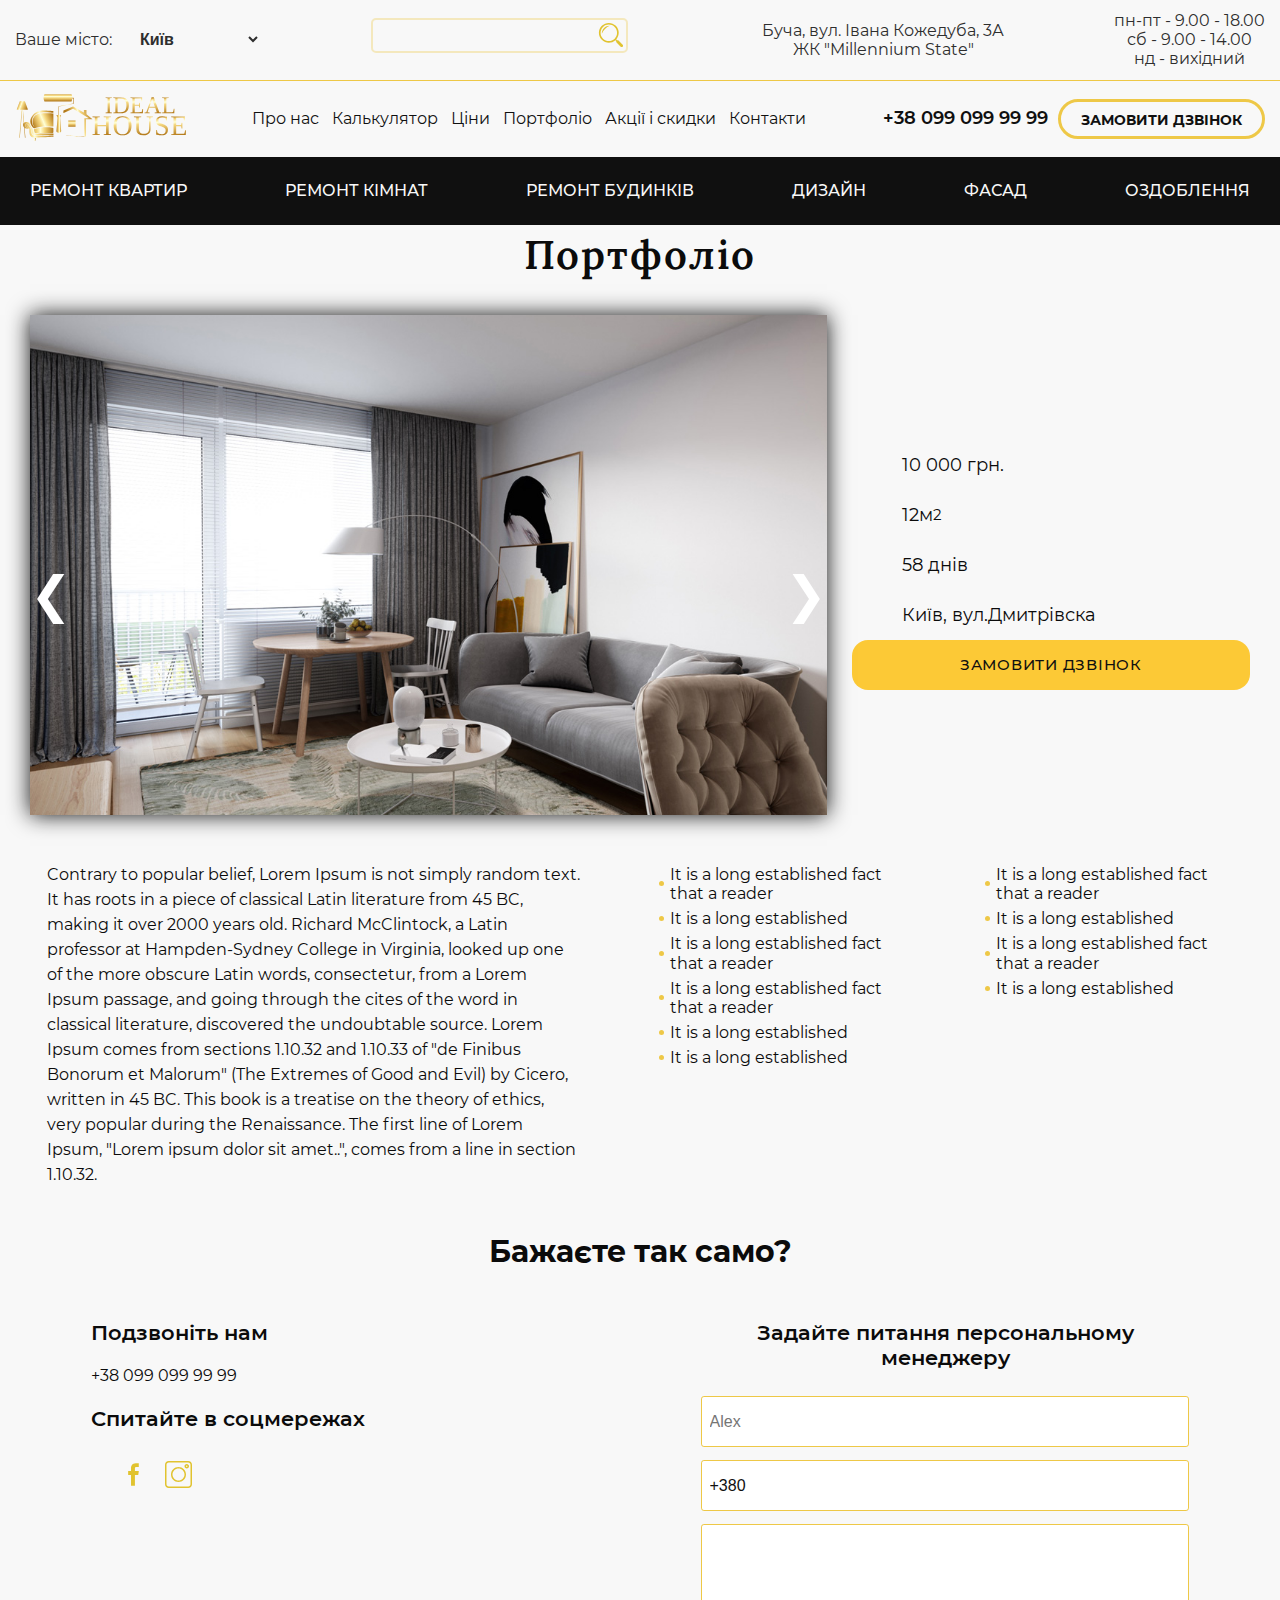
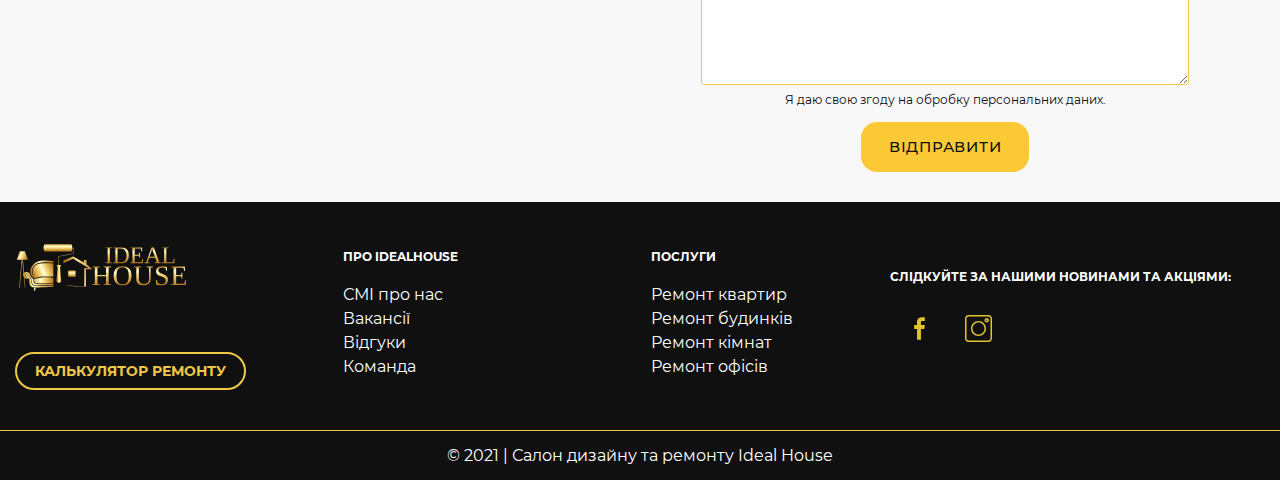
<file: portfolio.html>
<!DOCTYPE html>
<html lang="uk-UA">
  <head>
    <meta charset="utf-8">
    <meta http-equiv="X-UA-Compatible" content="IE=edge">
    <meta name="viewport" content="width=device-width, initial-scale=1.0">
    <meta http-equiv="Cache-Control" content="max-age=3600, must-revalidate">
    <meta name="author" content="Ideal HOUSE">
     <!--Favicon-->
     <link rel="shortcut icon" href="img/favicon/favicon.ico" type="image/x-icon"/>
    <!-- CUSTOM STYLE CSS-->
    <link  href="js/fancybox/jquery.fancybox.min.css" rel="stylesheet">
    <link href="css/base.css" rel="stylesheet">
  </head>

  <body>
    <!-- HEADER
      ============================== -->
      <header>
        <div class="header-top">
          <p class="header-top__city">Ваше місто:
            <select class="header-top__city-select" name="city">
              <option value="#" selected="selected">Київ</option>
              <option value="#">Ірпінь</option>
              <option value="#">Буча</option>
              <option value="#">Гостомель</option>
              <option value="#">Ворзель</option>
              <option value="#">Бориспіль</option>
              <option value="#">Вишгород</option>
            </select>
            <span class="icon-caret-down2"></span>
          </p>
          <form role="search" method="get" id="searchform" class="header__search" action="https://ih13/">
            <input type="text" value="" name="s" id="s" class="search-field">
            <input type="submit" id="searchsubmit" value=" ">
            <svg width="30" height="30" fill="#e1c32f" class="search-send">
              <use href="#search"></use>
            </svg>
          </form>
          <div class="header-top__contacts">
            <p>Буча, вул. Івана Кожедуба, 3А</p>
            <p>ЖК "Millennium State"</p>
          </div>
          <div class="header-top__contacts">
            <p>пн-пт - 9.00 - 18.00</p>
            <p>сб - 9.00 - 14.00</p>
            <p>нд - вихідний</p>
          </div>
        </div>
        <div class="header-middle">
          <a id="header-logo" href="index.html">
            <img id="logo_big" src="img/icons/logo.svg" alt="logo">
          </a>
          <ul class="header-middle__menu">
            <li class="header-middle__menu-item">
              <a href="about-us.html" class="header-middle-menu-link">Про нас</a>
            </li>
            <li class="header-middle__menu-item">
              <a href="#" class="header-middle-menu-link">Калькулятор</a>
            </li>
            <li class="header-middle__menu-item">
              <a href="#" class="header-middle-menu-link">Ціни</a>
            </li>
            <li class="header-middle__menu-item">
              <a href="#" rel="nofollow" class="header-middle-menu-link">Портфоліо</a>
            </li>
            <li class="header-middle__menu-item">
              <a href="#" rel="nofollow" class="header-middle-menu-link">Акції і скидки</a>
            </li>
            <li class="header-middle__menu-item">
              <a href="#" rel="nofollow" class="header-middle-menu-link">Контакти</a>
            </li>
          </ul>
          <div class="header-middle__contact">
            <div class="header-middle__phone">
              <a href="tel:+38099 099 99 99" class="header-middle__phone-number">+38 099 099 99 99</a>
            </div>
            <a data-fancybox data-src="#modal" href="javascript:;" class="header-middle__callback modal__popup">
              <svg width="28" height="28" class="header-middle__callback-icon">
                <use href="#icon_phone"/>
              </svg>
              <span>Замовити дзвінок</span>
            </a>
          </div>
          
          <nav class="header__big-menu">
            <button class="big-menu button_hamburger"><span></span type="button"></button>
          </nav>

          <nav id="menu-hidden__wrap" class="menu-hidden__wrap">
            <ul class="menu-hidden__list">
              <li>
                <a href="about_us.html" title="Про нас">Ремонт квартир</a>
              </li>
              <li>
                <a href="features.html" title="Послуги">Ремонт кімнат</a>
              </li>
              <li>
                <a href="portfolio.html" title="Портфоліо">Ремонт будинків</a>
              </li>
              <li>
                <a href="contact.html" title="Контакти">Дизайн</a>
              </li>
              <li>
                <a href="features.html" title="Послуги">Фасад</a>
              </li>
              <li>
                <a href="portfolio.html" title="Портфоліо">Оздоблення</a>
              </li>
              <li>
                <a href="portfolio.html" title="Портфоліо">УКР</a>
              </li>
              <li>
                <a href="portfolio.html" title="Портфоліо">РУС</a>
              </li>
            </ul>
          </nav>

          <!-- <div id="modal">
            <div id="modal-window">
              <p class="modal__title">Замовити дзвінок</p>
              <div class="modal__inner">
                <div class="modal__inner-item modal__inner-item-1">
                  <img src="img/icons/face.png" alt="face">
                  <p class="modal__inner-item-time">Перезвоним в течение 5-10 минут с 8:00 до 22:00 </p>
                </div>
                <div class="modal__inner-item modal__inner-item-2">
                  <form method="get">
                    <label for="mname">Ваше ім'я</label><br>
                    <input type="text" id="mname" name="mname" placeholder="Alex"><br>
                    <label for="lname">Номер телефону</label><br>
                    <input type="tel" value="+380" required id="lname" name="lname"><br><br>
                    <input type="submit" value="Відправити" class="btn-gold modal__popup">
                  </form> 
                </div>
                <div class="modal__inner-item modal__inner-item-3">
                  <p class="modal__inner-item-text">Бесплатно проконсультируем по ремонтным вопросам</p>
                  <p class="modal__inner-item-text">Бесплатно проконсультируем по ремонтным вопросам</p>
                  <p class="modal__inner-item-text">Бесплатно проконсультируем по ремонтным вопросам</p>
                </div>
              </div>
            </div>
          </div> -->

        </div>
      </header>
      <nav class="header-bottom header-bottom__main-menu-fixed">
        <ul class="main-menu__list container">
          <li>
            <a href="remont-kvartir.html">Ремонт квартир</a>
            <ul class="sub-menu">
              <li class="sub-menu__item">
                <a href="#">Ремонт 1-кімнатної квартири</a>
              </li>
              <li class="sub-menu__item">
                <a href="#">Ремонт 2-кімнатної квартири</a>
              </li>
              <li class="sub-menu__item">
                <a href="#">Ремонт 3-кімнатної квартири</a>
              </li>
              <li class="sub-menu__item">
                <a href="#">Ремонт 4-кімнатної квартири</a>
              </li>
              <li class="sub-menu__item">
                <a href="#">Ремонт в новобудові</a>
              </li>
              <li class="sub-menu__item">
                <a href="#">Ремонт вторинного житла</a>
              </li>
            </ul>
          </li>
          <li>
            <a href="features.html">Ремонт кімнат</a>
            <ul class="sub-menu">
              <li class="sub-menu__item">
                <a href="#">Ремонт кухні</a>
              </li>
              <li class="sub-menu__item">
                <a href="#">Ремонт ванної кімнати</a>
              </li>
              <li class="sub-menu__item">
                <a href="#">Ремонт дитячої кімнати</a>
              </li>
              <li class="sub-menu__item">
                <a href="#">Ремонт вітальні</a>
              </li>
            </ul>
          </li>
          <li>
            <a href="portfolio.html">Ремонт будинків</a>
          </li>
          <li>
            <a href="contact.html">Дизайн</a>
          </li>
          <li>
            <a href="features.html">Фасад</a>
          </li>
          <li>
            <a href="portfolio.html">Оздоблення</a>
        </ul>
      </nav> 
      
      <section id="section-portfolio">
        <div class="container">
          <h1 class="portfolio__title">Портфоліо</h1>
        </div>
      </section>

      <div class="container">
        <div class="project__gallery">

          <div class="project__slider">
            <div class="project__slide project__slide-active">
                <img src="img/portfolio/01.jpg" alt="Первый слайд">
            </div>
            <div class="project__slide">
                <img src="img/portfolio/02.jpg" alt="Первый слайд">
            </div>
            <div class="project__slide">
                <img src="img/portfolio/03.jpg" alt="Первый слайд">
            </div>
            <div id="project__slide-prev">❮</div>
            <div id="project__slide-next">❯</div>
          </div>

          <div class="project__content">
            <p>10 000 грн.</p>
            <p>12м<sup>2</sup></p>
            <p>58 днів</p>
            <p>Київ, вул.Дмитрівска</p>
            <a data-fancybox="" data-src="#modal" href="javascript:;" class="project__btn btn-gold">Замовити дзвінок</a>
          </div>
        </div>

        <div class="project__discription">
          <div class="project__text">
            <p>Contrary to popular belief, Lorem Ipsum is not simply random text. It has roots in a piece of classical Latin literature from 45 BC, making it over 2000 years old. Richard McClintock, a Latin professor at Hampden-Sydney College in Virginia, looked up one of the more obscure Latin words, consectetur, from a Lorem Ipsum passage, and going through the cites of the word in classical literature, discovered the undoubtable source. Lorem Ipsum comes from sections 1.10.32 and 1.10.33 of "de Finibus Bonorum et Malorum" (The Extremes of Good and Evil) by Cicero, written in 45 BC. This book is a treatise on the theory of ethics, very popular during the Renaissance. The first line of Lorem Ipsum, "Lorem ipsum dolor sit amet..", comes from a line in section 1.10.32.</p>
          </div>  
          <ul class="project__works-list">
            <li>It is a long established fact that a reader</li>
            <li>It is a long established</li>
            <li>It is a long established fact that a reader</li>
            <li>It is a long established fact that a reader</li>
            <li>It is a long established</li>
            <li>It is a long established</li>
          </ul>  
          <ul class="project__works-list">
            <li>It is a long established fact that a reader</li>
            <li>It is a long established</li>
            <li>It is a long established fact that a reader</li>
            <li>It is a long established</li>
          </ul>
        </div>
        
          <div class="project__send-letter">
            <h3>Бажаєте так само?</h3>
            <div class="project__send-inner">
              <div class="project__send-content">
                <p class="project__form-subtitle">Подзвоніть нам</p>
                <p class="project__content-phone">+38 099 099 99 99</p>
                <p class="project__form-subtitle">Спитайте в соцмережах</p>
                <ul class="project__social-list">
                  <li class="project__social-item">
                    <a href="https://www.facebook.com/idealhouse.bucha/?view_public_for=110336943678205" rel="noopener" title="facebook" target="_blank">
                      <svg width="45" height="45" fill="#e1c32f">
                        <use href="#facebook"/>
                      </svg>
                    </a>
                  </li>
                  <li class="project__social-item">
                    <a href="https://www.instagram.com/ideal_house_design/?hl=uk" rel="noopener" title="instagram" target="_blank">
                      <svg width="45" height="45" fill="#e1c32f">
                        <use href="#instagram"/>
                      </svg>
                    </a>
                  </li>
                </ul>
              </div>
              <div class="project__form">
                <p class="project__form-subtitle">Задайте питання персональному менеджеру</p>
                <form method="get">
                  <input type="text" id="mname" name="mname" placeholder="Alex" class="project__form-name">
                  <input type="tel" value="+380" required id="lname" name="lname" class="project__form-tel">
                  <textarea name="ltext" id="" cols="30" rows="7" class="letterboss__textarea"></textarea>
                  <span class="letterboss__form-span">Я даю свою згоду на обробку персональних даних.</span>
                  <input type="submit" value="Відправити" class="btn-gold letterboss__form-btn">
                </form> 
              </div>
            </div>
          </div>
      </div>

    <!-- FOOTER
    ============================== -->
    <footer>
      <div id="footer">
        <div class="footer-column footer-column-1">
          <a id="footer-logo" rel="nofollow" href="index.html">
            <img id="logo_big" src="img/icons/logo.svg" alt="logo">
          </a>
          <a href="#" class="footer-calculate">Калькулятор ремонту</a>
        </div>
        <div class="footer-menu">
          <div class="footer-menu-list">
            <p class="footer-column__title">Про IdealHouse</p>
            <ul class="footer__menu">
              <li class="footer__menu-item">
                <a href="#" rel="nofollow" class="footer__menu-link">СМІ про нас</a>
              </li>
              <li class="footer__menu-item">
                <a href="#" rel="nofollow" class="footer__menu-link">Вакансії</a>
              </li>
              <li class="footer__menu-item">
                <a href="#" rel="nofollow" class="footer__menu-link">Відгуки</a>
              </li>
              <li class="footer__menu-item">
                <a href="#" rel="nofollow" class="footer__menu-link">Команда</a>
              </li>
            </ul>
          </div>
          <div class="footer-menu-list">
            <p class="footer-column__title">Послуги</p>
            <ul class="footer__menu">
              <li class="footer__menu-item">
                <a href="#" rel="nofollow" class="footer__menu-link">Ремонт квартир</a>
              </li>
              <li class="footer__menu-item">
                <a href="#" rel="nofollow" class="footer__menu-link">Ремонт будинків</a>
              </li>
              <li class="footer__menu-item">
                <a href="#" rel="nofollow" class="footer__menu-link">Ремонт кімнат</a>
              </li>
              <li class="footer__menu-item">
                <a href="#" rel="nofollow" class="footer__menu-link">Ремонт офісів</a>
              </li>
            </ul>
          </div>
        </div>
        <div class="footer-column footer-column-4">
          <p class="footer-column__title footer-column__title-social">Слідкуйте за нашими новинами та акціями:</p>
          <ul class="footer__social-list">
            <li class="footer__social-item">
              <a href="https://www.facebook.com/idealhouse.bucha/?view_public_for=110336943678205" rel="noopener" title="facebook" target="_blank">
                <svg width="45" height="45" fill="#e1c32f">
                  <use href="#facebook"/>
                </svg>
              </a>
            </li>
            <li class="footer__social-item">
              <a href="https://www.instagram.com/ideal_house_design/?hl=uk" rel="noopener" title="instagram" target="_blank">
                <svg width="45" height="45" fill="#e1c32f">
                  <use href="#instagram"/>
                </svg>
              </a>
            </li>
          </ul>
        </div>
      </div>
      <div class="footer-bottom">
        <p>© 2021 | Салон дизайну та ремонту Ideal House</p>
      </div>
    </footer>


    <svg style="display: none;">
      <symbol id="facebook" viewBox="0 0 512 512">
        <path d="M316.75,216.812h-44.531v-32.5c0-9.969,10.312-12.281,15.125-12.281c4.781,0,28.767,0,28.767,0v-43.859L283.141,128   c-44.983,0-55.25,32.703-55.25,53.672v35.141H195.25V262h32.641c0,58.016,0,122,0,122h44.328c0,0,0-64.641,0-122h37.656   L316.75,216.812z"/>
      </symbol>
      <symbol id="instagram" viewBox="0 0 480 480">
      <path d="m344 96h-208c-22.082031.027344-39.972656 17.917969-40 40v208c.027344 22.082031 17.917969 39.972656 40 40h208c22.082031-.027344 39.972656-17.917969 40-40v-208c-.027344-22.082031-17.917969-39.972656-40-40zm24 248c0 13.253906-10.746094 24-24 24h-208c-13.253906 0-24-10.746094-24-24v-208c0-13.253906 10.746094-24 24-24h208c13.253906 0 24 10.746094 24 24zm0 0"/>
      <path d="m240 160c-44.183594 0-80 35.816406-80 80s35.816406 80 80 80 80-35.816406 80-80c-.046875-44.164062-35.835938-79.953125-80-80zm0 144c-35.347656 0-64-28.652344-64-64s28.652344-64 64-64 64 28.652344 64 64c-.039062 35.328125-28.671875 63.960938-64 64zm0 0"/>
      <path d="m328 128c-13.253906 0-24 10.746094-24 24s10.746094 24 24 24 24-10.746094 24-24-10.746094-24-24-24zm0 32c-4.417969 0-8-3.582031-8-8s3.582031-8 8-8 8 3.582031 8 8-3.582031 8-8 8zm0 0"/>
      </symbol>
      <symbol id="search" viewBox="0 0 512 512">
        <g>
          <g>
            <path d="M338.752,99.482c-65.965-65.974-173.306-65.974-239.277,0c-65.967,65.964-65.967,173.305,0,239.269    c63.708,63.712,165.99,65.879,232.342,6.544l13.413,13.413c-3.34,8.56-1.59,18.623,5.311,25.528l70.782,70.782    c9.305,9.31,24.397,9.305,33.696,0c9.31-9.299,9.31-24.387,0-33.696l-70.777-70.772c-6.905-6.899-16.988-8.65-25.533-5.311    l-13.413-13.423C404.636,265.465,402.463,163.188,338.752,99.482z M119.698,318.539c-54.819-54.819-54.819-144.015,0-198.834    c54.819-54.83,144.017-54.819,198.836,0s54.819,144.02,0,198.839S174.517,373.358,119.698,318.539z"/>
            <path d="M153.1,151.877c23.944-23.95,51.774-41.331,81.037-52.169c-33.153-1.886-68.66,11.014-95.909,38.253    c-27.624,27.626-40.488,63.746-38.142,97.302C110.841,205.137,128.511,176.46,153.1,151.877z"/>
          </g>
        </g>
      </symbol>
      <symbol id="icon_phone" x="0px" y="0px" viewBox="0 0 59.997 59.997" style="enable-background:new 0 0 59.997 59.997;" xml:space="preserve">
        <g>
          <path d="M44.071,38.386c-0.895-0.51-1.83-0.779-2.704-0.779c-1.301,0-2.367,0.596-3.012,1.68c-1.021,1.221-2.287,2.646-2.592,2.867
            c-2.378,1.61-4.237,1.429-6.295-0.629L17.982,30.038c-2.045-2.045-2.233-3.928-0.631-6.292c0.224-0.31,1.649-1.575,2.869-2.595
            c0.778-0.464,1.312-1.151,1.546-1.996c0.311-1.123,0.081-2.444-0.653-3.731c-0.173-0.296-4.289-7.27-8.085-9.277
            c-0.709-0.375-1.506-0.573-2.307-0.573c-1.318,0-2.558,0.514-3.489,1.445L4.695,9.556c-7.401,7.402-6.031,16.596,3.962,26.588
            L23.362,50.85c5.745,5.746,11.224,8.659,16.281,8.659c0.001,0,0.001,0,0.001,0c3.721,0,7.188-1.581,10.306-4.698l2.537-2.537
            c1.541-1.541,1.892-3.87,0.872-5.796C51.351,42.683,44.378,38.565,44.071,38.386z"/>
        </g>
      </symbol>
    </svg>

    <script src="js/portfolio_project.js"></script>
    <script src="js/custom.js"></script>
  </body>
</html>
</file>
<file: css/base.css>
@charset "utf-8";
/* 1. BASE
2. NAVIGATION
3. SECTION CALCULATE
4. SECTION TARIFFS
5. HOW WE WORK
6. MODAL
7. PORTFLIO
8. MATERIALS
9. REVIEWS
10. INSTALMENT
11. PAY / QUALITY
12. GET ESTIMENT
13. SERVICES
14. TEAM
15. LETTER TO BOSS
16. QUESTIONS
17. ASIDE BOTTOM
18. CATEGORY NAVIGATIONS
19. CATEGORY DESCRIPTION TOP
20. CATEGORY POPULAR SERVICES
21. DESCRIPTION
22. FOOTER
23. PARALLAX
24. Breadcrumbs
25. ABOUT US
26. CALCULATOR PAGE
27. BLOG PAGE
28. PORTFOLIO PAGE
29. MEDIA */

/**
 * ========================================
 * 1 BASE
 * ========================================
 */
 @font-face{
	font-family: 'Montserrat';
	src: url('../fonts/Montserrat/Montserrat-Regular.woff2') format('woff2'),
		url('../fonts/Montserrat/Montserrat-Regular.woff') format('woff'),
	    url('../fonts/Montserrat/Montserrat-Regular.ttf') format('truetype');
	font-weight: 400;
	font-style: normal;
}
@font-face{
	font-family: 'Montserrat';
	src: url('../fonts/Montserrat/Montserrat-Medium.woff2') format('woff2'),
    	url('../fonts/Montserrat/Montserrat-Medium.woff') format('woff'),
	    url('../fonts/Montserrat/Montserrat-Medium.ttf') format('truetype');
	font-weight: 500;
    font-style: normal;
}
@font-face{
	font-family: 'Montserrat';
	src: url('../fonts/Montserrat/Montserrat-SemiBold.woff2') format('woff2'),
    	url('../fonts/Montserrat/Montserrat-SemiBold.woff') format('woff'),
	    url('../fonts/Montserrat/Montserrat-SemiBold.ttf') format('truetype');
	font-weight: 600;
    font-style: normal;
}
@font-face{
	font-family: 'Montserrat';
	src: url('../fonts/Montserrat/Montserrat-Bold.woff2') format('woff2'),
    	url('../fonts/Montserrat/Montserrat-Bold.woff') format('woff'),
	    url('../fonts/Montserrat/Montserrat-Bold.ttf') format('truetype');
	font-weight: 700;
    font-style: normal;
}
@font-face{
   font-family: "Lora";
   src: url('../fonts/Lora/Lora-Regular.woff2') format('woff2'),
	   url('../fonts/Lora/Lora-Regular.woff') format('woff'),
	   url('../fonts/Lora/Lora-Regular.ttf') format('truetype');
   font-weight: 400;
   font-style: normal;
}
@font-face{
   font-family: "Lora";
   src: url('../fonts/Lora/Lora-Medium.ttf') format('truetype');
   font-weight: 500;
   font-style: normal;
}
@font-face{
   font-family: "Lora";
   src: url('../fonts/Lora/Lora-SemiBold.ttf') format('truetype');
   font-weight: 600;
   font-style: normal;
}
@font-face{
   font-family: "Lora";
   src: url('../fonts/Lora/Lora-Bold.woff2') format('woff2'),
	   url('../fonts/Lora/Lora-Bold.woff') format('woff'),
	   url('../fonts/Lora/Lora-Bold.ttf') format('truetype');
   font-weight: 700;
   font-style: normal;
}
* {
	box-sizing: border-box;
	padding: 0;
	margin: 0;
}
body {
	min-width: 320px;
	background-color: #f8f8f8;
	font-family: "Montserrat", "Arial", sans-serif;
	font-size: 16px;
	line-height: 1.2;
	color: #0b0b0b;	
	overflow-x: hidden;
}
.container {
	position: relative;
	max-width: 1400px;
	margin: 0 auto;
	padding: 0 30px;
}
h1 {
	font-family: "Lora", serif;
	font-size: 40px;
	font-weight: 600;
	line-height: 1.5;
	letter-spacing: 0.05em;
	text-align: center;
}
h3 {
	font-size: 30px;
	font-weight: 700;
	line-height: 35px;
}
h6 {
	font-size: 20px;
	font-weight: 600;
	color: #101010;
	margin-bottom: 20px;
}
img {
    width: 100%;
}
ul {
	list-style: none;
}
fieldset {
	border: 0;
}
a {
	text-decoration: none;
	transition: all .3s;
}
.btn-gold {
	display: block;
	padding: 0 28px;
	line-height: 50px;
	text-transform: uppercase;
	font-family: "Montserrat", "Arial", sans-serif;
	font-size: 15px;
	font-weight: 500;
	background-color: #fcc936;
	color: #101010;
	border-radius: 16px;
	letter-spacing: 0.05em;
	border: none;
	text-align: center;
}
.btn-gold:hover {
    color: #ffffff;
    text-decoration: none;
    box-shadow: 0 0 30px -8px rgba(252,201,54,.7);
	cursor: pointer;
}
.bg-grey {
	background-color: #373737;
	padding: 0 0 50px 0;
}
.section-title {
	text-align: center;
	padding: 50px 0 30px 0;
	font-family: "Lora", serif;
	font-size: 28px;
	font-weight: 600;
	line-height: 1.5;
	letter-spacing: 0.05em;
	color: #101010;
	text-transform: uppercase;
}
.section-title a {
	color: #ffffff;
}
.post-categories a {
	color: #101010;
}
.entry-header {
	display: none;
}
input:not([type="submit"]) {
    outline: none;
    margin: 5px 25px 13px 0;
    display: block;
    width: 100%;
    padding: .375rem 7.5px;
    font-size: 16px;
    line-height: 1.5em;
    height: 51px;
    background-color: #fff;
    background-clip: padding-box;
    border: 1px solid #eec847;
    border-radius: .18rem;
    transition: border-color .15s ease-in-out , box-shadow .15s ease-in-out;
    font-weight: 500; 
    color: #101010;
}
.wpcf7-not-valid-tip {
	font-size: 11px;
}
.wpcf7-response-output {
	font-size: 14px;
}
.wrap_time {
	margin-top: 50px;
}

/* ===============================
 * 2. NAVIGATION
 ===============================*/
header {
	max-width: 1400px;
	margin: 0 auto;
}
.header-top {
	display: flex;
	flex-direction: row;
	justify-content: space-between;
	align-items: center;
    color: rgb(46, 46, 46);
	text-align: center;
	padding: 11px 15px;
	border-bottom: 1px solid #eec847;
}
.header-top__city-select {
	font-size: 16px;
    font-weight: 600;
    color: rgb(46, 46, 46);
    border: none;
    border-bottom: 1px #e1c32f;
	background-color: transparent;
    outline: 0;
    margin-left: 10px;
    padding-right: 20px;
    padding-left: 10px;
    min-width: 100px;
    cursor: pointer;
}
.languages__wrap img {
	width: 20px!important;
	height: 14px!important;
}
.languages__wrap li {
	margin-bottom: 3px;
}
.header-middle {
	display: flex;
	flex-direction: row;
	justify-content: space-between;
	align-items: center;
	padding: 11px 15px;
	position: relative;
}
.header__big-menu {
	display: none;
}
#logo_big {
	height: 50px;
}
.header-middle__menu {
	display: flex;
	flex-direction: row;
	justify-content: space-between;
	align-items: center;
}
.header-middle__menu li {
	padding-right: 13px;
}
.header-middle__menu li a {
	color: #101010;
}
.header__search {
	display: flex;
	flex-direction: row;
	position: relative;
}
#searchform .search-field {
	color: #101010;
	border-radius: 5px;
	outline: none;
	height: 35px;
	font-family: "Montserrat", "Arial", sans-serif;
	border: 2px solid #eec84754;
	background-color: transparent;
}
.search-send {
	position: absolute;
	right: 27px;
	top: 7px;
	bottom: 0;
}
#searchsubmit {
	position: absolute;
	right: 5px;
	top: 1px;
	bottom: 0;
	background: transparent;
	border: none;
	cursor: pointer;
	width: 30px;
	z-index: 9999;
}
.header-middle__contact {
	display: flex;
	flex-direction: row;
	justify-content: space-between;
	align-items: center;
}
.header-middle__phone {
    font-size: 18px;
    font-weight: 600;
}
.header-middle__callback-icon {
	display: none;
}
.header-middle__phone-number {
	color: #101010;
}
.header-middle__callback {
	height: 40px;
	font-size: 14px;
	font-weight: 700;
	text-transform: uppercase;
	padding: 0 20px;
	border: 3px solid #eec847;
	background-color: transparent;
	border-radius: 25px;
	line-height: 36px;
	max-width: 210px;
	display: block;
	margin-left: 10px;
	color: #101010;
 }
.header-middle__callback:hover {
	background-color: #eec847;
	box-shadow: 0 5px 10px 3px rgba(185,150,70,.3)
}
.header-bottom {
	background-color: #101010;
}
.header-bottom__main-menu-fixed {
	position: sticky;
	top: 0;
	z-index: 1000;
}
.main-menu__list {
	max-width: 1400px;
	margin: 0 auto;
	display: flex;
	flex-direction: row;
	justify-content: space-between;
	align-items: flex-start;
	position: relative;
}
.main-menu__list li {
	padding: 0!important;
}
.main-menu__list li a {
	color: #f8f8f8;
	font-weight: 500;
	line-height: 68px;
	letter-spacing: 0.001em;
	text-transform: uppercase;
	cursor: pointer;
}
.main-menu__list > li > a:hover, .main-menu__list > li > a:focus {
	color: #e1c32f;
	background-color: transparent;
}
.main-menu__list li a svg:hover, .main-menu__list li a svg:focus {
	fill: #e1c32f;
	background-color: transparent;
}

.main-menu__list ul {
    display: none;
	height: 223px;
}
.main-menu__list li:hover > ul {
    display: flex;
}
.main__big-menu {
	position: relative;
	width: 100%;
	height: 100%;
}
.sub-menu {
	display: flex;
	flex-direction: column;
	justify-content: flex-start;
	align-items: center;
	flex-wrap: wrap;
	position: absolute;
	top: 68px;
	left: 0;
	right: 0;
	bottom: 0;
	width: 100%;
	background-color: #efefef;
	margin: 0;
}
.sub-menu li {
	margin: 0 5px;
	border-bottom: 1px dashed #101010;
	width: 45%;
	display: flex;
	flex-wrap: wrap;
}
.sub-menu li a {
	color: #101010;
	font-size: 16px;
	line-height: 50px;
}
.main-menu__list li:hover .sub-menu {
	display: flex;
}
.sub-menu > li:hover, .sub-menu > li:focus {
	background-color: #e1c32f91;
}

/* MOBIL MENU */
.button_hamburger {
	width: 40px;
	height: 40px;
	position: relative;
	background-color: transparent;
	border: none;
	margin-left: 25px;
	cursor: pointer;
	top: 7px;
}
.button_hamburger span {
	display: block;
	width: 100%;
	height: 5px;
	background-color: #101010;
	border-radius: 5px;
	position: absolute;
	left: 0;
	top: 10px
}
.button_hamburger::after, .button_hamburger::before {
	content: '';
	display: block;
	width: 100%;
	height: 5px;
	background-color: #101010;
	border-radius: 5px;
	position: absolute;
	left: 0
}
.button_hamburger::after {
	top: 22px
}
.button_hamburger::before {
	top: -2px
}
.button_hamburger.active-menu span {
	display: none
}
.button_hamburger.active-menu:before {
	top: 32%;
	transform: translateY(-50%) rotate(45deg)
}
.button_hamburger.active-menu:after {
	top: 7px;
	transform: translateY(50%) rotate(-45deg)
}
.menu-hidden__wrap {
	visibility: hidden;
	position: absolute;
	background-color: #ebebeb;
	top: 76px;
	left: 0;
	right: 0;
}
.menu-hidden__wrap.open {
	opacity: 1;
	visibility: visible;
	z-index: 9999;
}
.menu-hidden__list {
	display: flex;
	flex-direction: column;
	justify-content: space-between;
	align-items: center;
	width: 50%;
	position: relative;
	margin: 0 auto;
}
.menu-hidden__list li {
	width: 100%;
	border-bottom: 1px solid #101010;
	text-align: center;
}
.menu-hidden__list li:last-child {
	border-bottom: nonesssss;
}
.menu-hidden__list li a {
	font-size: 16px;
	color: #101010;
	font-weight: 600;
	padding: 0;
	transition: none;
	line-height: 60px;
	text-transform: uppercase;
	letter-spacing: 0.05em;
}
.menu-hidden__list li a:hover {
	font-size: 17px;
	color: #eec847;
	font-weight: 700;
}

/* ===============================
 * 3. SECTION CALCULATE
 ===============================*/
#section-calculate {
	display: flex;
	flex-direction: column;
	align-items: center;
}
.section-calculate__title {
	text-align: center;
	margin: 50px 150px;
	color: #ffffff;
	text-transform: uppercase;
}
.section-calculate__inner {
	display: flex;
	flex-direction: row;
	justify-content: space-between;
	align-items: center;
	flex-wrap: wrap;
	padding-bottom: 50px;
}
.section-calculate__features {
	flex: 0 0 33.33%;
}
.section-calculate__features-item {
	font-weight: 600;
    font-size: 18px;
	letter-spacing: 0.01em;
    color: #ffffff;
    margin: 16px 0;
	display: flex;
	align-items: center;
}
.calculate__features-img {
	width: 50px;
	margin-right: 13px;
}
.section-calculate__calculate {
	flex: 0 0 66.66%;
    max-width: 66.66%;
}
.calc-container .calc-list {
    min-height: 100px!important;
}

/* ===============================
 * 4. SECTION TARIFFS
 ===============================*/
.tariffs__title {
	font-size: 28px;
}
.tariffs__switch {
	display: flex;
	flex-direction: revert;
	justify-content: center;
	align-items: flex-start;
	position: relative;
}
.tariffs__inner {
	display: flex;
	flex-direction: row;
	justify-content: space-between;
	align-items: flex-start;
	margin-bottom: 80px;
}
.tariffs__item {
	width: 33.33%;
	display: flex;
	flex-direction: column;
	justify-content: space-between;
	align-items: flex-start;
	margin: 10px 20px;
	border-radius: 16px;
	box-shadow: 0 0 20px -4px rgba(0,0,0,.75) !important;
}
.tariffs__item-marker {
	border-top-left-radius: 16px;
	border-top-right-radius: 16px;
	width: 100%;
	height: 41px;
}
.tariffs__item-marker-1 {
	background-color: #373737;
}
.tariffs__item-marker-2 {
	background-color: #eec847;
}
.tariffs__item-marker-3 {
	background-color: #106daa;
}
.tariffs__item-text {
	padding: 25px 20px;
}
.tariffs__item-text h5 {
	margin-bottom: 15px;
	font-size: 20px;
	font-weight: 600;
	text-align: center;
	text-transform: uppercase;
}
.tariffs__item-text p {
	padding-bottom: 10px;
}
.tariffs__item-subtitle {
	font-size: 18px;
	font-weight: 600;
	margin-bottom: 25px;
	text-align: center;
	position: relative;
}
.tariffs__item-subtitle::before {
	content: "";
	position: absolute;
	bottom: -15px;
	left: 50%;
	margin-left: -55px;
	width: 110px;
	height: 1px;
	border-top: 1px solid #eec847;
}
.tariffs__item-subtitle-2 {
	font-size: 16px;
	font-weight: 600;
	margin-bottom: 25px;
	position: relative;
}
.tariffs__item-price {
	display: flex;
	flex-direction: row;
	justify-content: space-between;
	align-items: flex-end;
	margin: 0 auto;
	padding: 5px;
	font-weight: 500;
	position: relative;
}
.tariffs__item-price::before {
	content: "";
	position: absolute;
	top: -15px;
	left: 50%;
	margin-left: -55px;
	width: 110px;
	height: 1px;
	border-top: 1px solid #eec847;
}
.tariffs__old-price {
	color: red;
	text-decoration: line-through;
	font-size: 20px;
	font-weight: 500;
	white-space: nowrap;
	margin-right: 13px;
}
.tariffs__new-price span {
	font-size: 31px;
	font-weight: 600;
}
.tariffs__item-btn {
	margin: 25px auto 30px;
}
.toggler-active {
  color: #9D1726;
}
.tariffs-hide {
	display: none;
}
.toggle, .toggler {
    display: inline-block;
    vertical-align: middle;
    margin: 10px;
}
.toggler {
    color: #ddd;
    transition: .2s;
    font-weight: bold;
}
.toggler-active {
    color: #eec847;
}
.switch-ball {
    display: block;
}
.toggle {
    position: relative;
    width: 80px;
    height: 35px;
    border-radius: 100px;
    background-color: #eec847;
    overflow: hidden;
    box-shadow: inset 0 0 2px 1px rgba(0, 0, 0, 0.05);
}
.check {
    position: absolute;
    display: block;
    cursor: pointer;
    top: 0;
    left: 0;
    width: 100%;
    height: 100%;
    opacity: 0;
    z-index: 6;
}
.check:checked ~ .switch {
    right: 2px;
    left: 57.5%;
    transition: 0.25s cubic-bezier(0.785, 0.135, 0.15, 0.86);
    transition-property: left, right;
    transition-delay: .08s, 0s;
}
.switch {
    position: absolute;
    left: 2px;
    top: 2px;
    bottom: 2px;
    right: 57.5%;
    background-color: #fff;
    border-radius: 36px;
    z-index: 1;
    transition: 0.25s cubic-bezier(0.785, 0.135, 0.15, 0.86);
    transition-property: left, right;
    transition-delay: 0s, .08s;
    box-shadow: 0 1px 2px rgba(0, 0, 0, 0.2);
}
.tariffs__dots, #tariffs__btn-prev, #tariffs__btn-next {
	display: none;
}

/* ===============================
 * 5. HOW WE WORK
 ===============================*/
.hww__title {
	padding: 40px 0 30px;
	color: #ffffff;
}
.hww__wrap {
	display: flex;
	flex-direction: row;
	justify-content: space-between;
	align-items: flex-start;
	flex-wrap: wrap;
	color: #ffffff;
}
.hww__item {
	display: flex;
	flex-direction: column;
	justify-content: space-between;
	align-items: flex-start;
	width: 33%;
	padding-left: 50px;
	margin-bottom: 50px;
}
.hww-item__number {
	display: flex;
	justify-content: flex-start;
	margin-bottom: 30px;
	position: relative;
}
.hww-item__marker {
	font-family: "Lora", serif;
	font-size: 36px;
	font-weight: 700;
	color: #fcc936;
	position: absolute;
	bottom: -7px;
	left: -25px;
	margin: 0;
}
.hww-item__subtitle {
	font-size: 18px;
	font-weight: 600;
	line-height: 1.4em;
	margin-bottom: 20px;
}
.hww-item__text {
	margin-bottom: 20px;
	line-height: 1.4;
}
.hww-item__btn {
	margin-bottom: 20px;
}

/* ===============================
 * 6. MODAL
 ===============================*/
#contact_form_pop .modal__title {
	font-family: "Lora", serif;
	font-size: 28px;
	font-weight: 600;
	line-height: 1.5;
	letter-spacing: 0.05em;
	color: #101010;
	text-transform: uppercase;
	text-align: center;
}
#contact_form_pop .modal__inner {
	display: flex;
	flex-direction: row;
	justify-content: space-between;
	padding: 15px 0;
}
#contact_form_pop .modal__inner-item {
	display: flex;
	flex-direction: column;
}
#contact_form_pop .modal__inner-item-1 {
	width: 22%;
}
#contact_form_pop .modal__inner-item-time {
	padding: 15px 0;
	line-height: 1.4;
}
#contact_form_pop .modal__inner-item-2 {
	width: 30%;
}
#contact_form_pop .modal__inner-item-3 {
	width: 30%;
}
#contact_form_pop .modal__inner-item-text {
	padding: 13px 0;
}
#contact_form_pop label {
	font-family: "Montserrat", "Arial", sans-serif;
	font-size: 13px;
	font-weight: 500;
}

/* ===============================
 * 7. PORTFLIO
 ===============================*/
.portfolio__wrap {
	display: flex;
	flex-direction: row;
	justify-content: space-between;
	flex-wrap: wrap;
}
.portfolio__box {
	width: 48%;
	background-color: #d3cca6;
	border-radius: 3px;
	margin-bottom: 40px;
	padding: 25px;
	display: flex;
	flex-direction: column;
	justify-content: space-between;
}
.portfolio__squre {
	font-size: 16px;
	font-weight: 700;
	margin-bottom: 13px;
}
.portfolio__adress-wrap {
	display: flex;
	justify-content: space-between;
	align-items: center;
	margin-bottom: 15px;
}
.portfolio__adress {
	font-size: 16px;
	font-weight: 400;
}
.portfolio__price {
	font-size: 13px;
	font-weight: 700;
	background-color: #ffffff;
	border-radius: 3px;
	padding: 12px;
	width: 130px;
	text-align: center;
}
.services-gallery__img--big {
    overflow: hidden;
    margin-bottom: 10px; 
}
.services-gallery__list {
    display: flex;
    flex-direction: row;
    justify-content: space-between;
    flex-wrap: nowrap;
}
.services-gallery__item {
  cursor: pointer;
  overflow: hidden;
  width: 16%;
}
.services-gallery__item img:hover {
    transform: scale(1.5); 
}
.portfolio__btn {	
	height: 48px;
	font-size: 14px;
	font-weight: 700;
	text-transform: uppercase;
	padding: 0 20px;
	border: 3px solid #eec847;
	background-color: transparent;
	border-radius: 25px;
	line-height: 43px;
	max-width: 225px;
	display: block;
	margin: 0 auto 50px;
	color: #eec847;
	text-align: center;
}
.portfolio__btn:hover {
	background-color: #eec847;
	color: #101010;
}

/* ===============================
 * 8. MATERIALS
 ===============================*/
#section-materials {
	padding-bottom: 80px;
	color: #fff;
}
.materials__title {
	color: #fff;
}
.materials__subtitle {
	text-align: center;
	font-size: 24px;
	margin-bottom: 30px;
}
.materials__wrap {
	display: flex;
	flex-direction: row;
	justify-content: space-between;
	align-items: center;
}
.materials__inner {
	display: flex;
}
.materials__inner-1 {
	flex-direction: row;
	justify-content: space-between;
	align-items: center;
	flex-wrap: wrap;
	width: 60%;
}
.materials__inner-2 {
	flex-direction: column;
	justify-content: space-around;
	align-items: center;
	width: 40%;
	padding: 0 60px;
}
.materials__item {
	display: flex;
	flex-direction: column;
	justify-content: space-between;
	align-items: flex-start;
	width: 33%;
	padding: 7px 25px;
}
.materials__title {
	font-weight: 500;
	margin: 13px 0;
}
.materials__text {
	font-size: 14px;
	margin-bottom: 13px;
	line-height: 18px;
	letter-spacing: 0.03em;
}
.materials__form {
	background-color: #ededed;
	border-radius: 5px;
	padding: 50px 30px 80px 30px;
	display: flex;
	flex-direction: column;
}
.materials__form-title {
	font-size: 20px;
	line-height: 32px;
	font-weight: 500;
	margin-bottom: 25px;
	text-align: center;
	color: #101010;
}
.materials__form form {
	display: flex;
	flex-direction: column;
}
.materials__form-btn {
	margin: 0 80px;
}

/* ===============================
 * 9. REVIEWS
 ===============================*/
.reviews__title {
	color: #ffffff;
}
.reviews__wrap {
	padding: 0 50px;
	display: flex;
	flex-direction: row;
	justify-content: space-around;
	align-items: center;
	flex-wrap: wrap;
}
.reviews__item {
	width: 50%;
	padding: 13px;
}
.reviews__item iframe {
	width: 100%;
}
.reviews__btn {	
	height: 48px;
	font-size: 14px;
	font-weight: 700;
	text-transform: uppercase;
	padding: 0 20px;
	border: 3px solid #eec847;
	background-color: transparent;
	border-radius: 25px;
	line-height: 43px;
	max-width: 225px;
	display: block;
	margin: 0 auto 50px;
	color: #eec847;
	text-align: center;
}

/* ===============================
 * 10. INSTALMENT
 ===============================*/
.instalment__title {
	font-size: 32px;
	font-weight: 700;
}
.instalment__subtitle {
	text-align: center;
	font-size: 24px;
	font-weight: 500;
	margin-bottom: 30px;
}
.instalment__wrap {
	display: flex;
	flex-direction: column;
	justify-content: space-between;
	align-items: center;
}
.instalment-benefit__inner {
	display: flex;
	flex-direction: row;
	justify-content: space-between;
	align-items: center;
	margin-bottom: 25px;
}
.instalment-benefit__item {
	display: flex;
	flex-direction: column;
	justify-content: space-between;
	align-items: center;
	border-right: 1px solid #eec847;
	padding: 25px;
}
.instalment-benefit__item:last-child {
	border-right: none;
}
.instalment-benefit__title {
	font-size: 52px;
	font-weight: 700;
	margin: 0 0 15px 0;
	color: #101010;
	text-shadow: 0px 1px 1px rgba(0, 0, 0, 0.31);
}
.instalment-benefit__title span {
	font-size: 30px;
}
.instalment__form {
	width: 80%;
	padding: 45px;
	background-color: #ffffff78;
	margin-bottom: 50px;
	border-radius: 3px;
}
.instalment__form form {
	display: flex;
}
.instalment__form form p {
	display: flex;
	flex-direction: row;
	justify-content: space-between;
	align-items: flex-start;
}
.instalment__form input:not([type="submit"])  {
    display: block;
    width: 90%;
    padding: .375rem 7.5px;
    font-size: 16px;
    line-height: 1.5;
    height: 51px;
    background-color: #fff;
    border: 1px solid #eec847;
    border-radius: .18rem;
    transition: border-color .15s ease-in-out , box-shadow .15s ease-in-out;
    font-weight: 500; 
    color: #101010;
}
.instalment__form-content {
	display: flex;
	justify-content: flex-start;
}
.instalment-form__text {
	font-size: 14px;
	margin-right: 15px;
	display: flex;
	align-items: center;
}
.instalment-form__text img {
	width: 20px;
	margin-right: 10px;
}
.instalment__form-btn {
	display: flex;
	margin: auto;
}

/* ===============================
 * 11. PAY / QUALITY
 ===============================*/
.pay__wrap {
	display: flex;
	flex-direction: row;
	justify-content: space-between;
	align-items: flex-start;
	padding-bottom: 50px;
}
.pay__item {
	width: 30%;
	display: flex;
	flex-direction: column;
	justify-content: space-between;
	align-items: flex-start;
}
.pay__item-inner {
	display: flex;
	flex-direction: row;
	justify-content: space-between;
	align-items: center;
	margin-bottom: 20px;
}
.pay__item-img {
	width: 50px;
	margin-right: 25px;
}
.pay__item-title {
	font-size: 18px;
	font-weight: 600;
}
.pay__item-text {
	line-height: 22px;
}

/* ===============================
 * 12. GET ESTIMENT
 ===============================*/
#section-getestiment {
	background-color: #e1c32fa8;
}
.getestiment__wrap {
	display: flex;
	flex-direction: row;
	justify-content: flex-end;
	align-items: center;
	padding: 50px 0;
}
.getestiment__img {
	width: 22%;
	margin: -30px 0 -50px;
}
.getestiment__img img {
	margin-bottom: -11px;
}
.getestiment__box-list {
	display: flex;
	flex-direction: column;
	justify-content: space-between;
	align-items: flex-start;
	width: 22%;
	margin-right: 70px;
}
.getestiment__box-item {
	margin-bottom: 25px;
	line-height: 20px;
	position: relative;
}
.getestiment__box-item::before {
    content: '';
    display: block;
    height: 6px;
    width: 6px;
    -webkit-border-radius: 50%;
    border-radius: 50%;
    background-color: #101010;
    position: absolute;
    left: -10px;
    top: 9px;
}
.getestiment__form {
	display: flex;
	flex-direction: column;
	justify-content: space-between;
	align-items: flex-start;
	width: 40%;
}
.getestiment__form-title {
	font-size: 30px;
	font-weight: 700;
}
.getestiment__form-subtitle {
	font-size: 20px;
	font-weight: 500;
	margin: 13px 0;
}

/* ===============================
 * 13. SERVICES
 ===============================*/
.services__wrap {
	display: flex;
	flex-direction: row;
	justify-content: space-between;
	align-items: flex-start;
	padding: 0 20px 50px;
}
.services__table {
	width: 49%;
}
th {
	font-family: "Montserrat", sans-serif;
    font-size: 16px;
    font-weight: 500;
    text-align: center;
	padding: 10px 5px;
	border: 1px solid rgb(87,87,87);
	border-collapse: collapse;
}
td {
    padding: 10px 5px;
    text-align: left;
    font-family: "Montserrat",sans-serif;
    font-size: 14px;
    font-weight: 500;
    border: 1px solid rgb(87,87,87);
    border-collapse: collapse;
}
.services__table tr a {
	color: #686021;
}
.services__table tr a:first-child:hover {
	text-decoration: underline;
}
.services__table tr td:last-child {
	text-align: center;
}

/* ===============================
 * 14. TEAM
 ===============================*/
#section-team {
	padding-bottom: 50px;
}
.team__positions {
	display: flex;
	flex-direction: row;
	flex-wrap: wrap;
	justify-content: space-around;
	align-items: center;
	text-align: center;
	width: 100%;
}
.team__positions-item {
    font-size: 18px;
    font-weight: 600;
    color: #101010;
	margin-bottom: 20px;
	position: relative;
	cursor: pointer;
	width: 20%;
}
.team__positions-item.positions-active::after {
    content: '';
	display: block;
	width: 100%;
	height: 11px;
	background: url(../img/icons/under-line.png) no-repeat center center/100px;
	position: absolute;
	top: 100%;
	left: 0;
	right: 0;
}
.team__wrap {
	padding: 50px 0 0;
}
.team__worker {
    display: none;
	flex-direction: row;
	justify-content: space-between;
	align-items: center;
	padding: 0 50px;
}
.team__worker.worker-active {
	display: flex;
}
.worker__img {
	width: 50%;
	text-align: center;
}
.worker__img img {
	width: 50%;
}
.worker__text {
	display: flex;
	flex-direction: column;
	justify-content: space-between;
	align-items: flex-start;
	width: 50%;
	padding-right: 200px;
}
.worker__text-name {
    font-family: "Montserrat",sans-serif;
    font-size: 18px;
    font-weight: 600;
}
.worker__text-position {
    font-family: "Montserrat",sans-serif;
    font-size: 14px;
    font-weight: 500;
	margin: 13px 0 20px;
}
.worker__text-describe {
    font-family: "Montserrat",sans-serif;
    font-size: 14px;
	line-height: 22px;
}

/* ===============================
 * 15. LETTER TO BOSS
 ===============================*/
#section-letterboss {
	padding: 50px 0;
}
.letterboss__wrap {
	display: flex;
	flex-direction: row;
	justify-content: space-between;
	align-items: center;
}
.letterboss__img {
	width: 50%;
	text-align: center;
}
.letterboss__img img {
	width: 45%;
}
.letterboss__form {
	text-align: center;
	width: 50%;
}
.letterboss__form form {
	display: flex;
	justify-content: space-between;
	flex-wrap: wrap;
}
.letterboss__form-title {
	font-size: 34px;
	font-weight: 600;
}
.letterboss__form-subtitle {
	font-size: 16px;
	padding: 11px 0 23px;
}
.letterboss__textarea {
	outline: none;
    width: 100%;
    padding: .375rem 7.5px;
	font-family: "Montserrat", "Arial", sans-serif;
    font-size: 14px;
	font-weight: 500;
    line-height: 1.5em;
    background-color: #fff;
    background-clip: padding-box;
    border: 1px solid #eec847;
    border-radius: .18rem;
    transition: border-color .15s ease-in-out , box-shadow .15s ease-in-out;
    color: #101010;
}
.letterboss__form-span {
	font-size: 12px;
}
.letterboss__form-btn {
	margin: 13px auto 0;
}

/* ===============================
 * 16. QUESTIONS
 ===============================*/
.questions__title {
	color: #ffffff;
}
.questions__wrap {
	display: flex;
	flex-direction: row;
	justify-content: space-between;
	align-items: flex-start;
}
.questions__list {
	display: flex;
	flex-direction: column;
	justify-content: space-between;
	align-items: flex-start;
	width: 45%;
	color: #ffffff!important;
}
.question {
	cursor: pointer;
	padding: 9px 13px;
	width: 100%;
	border: none;
	text-align: left;
	outline: none;
	font-size: 16px;
	font-weight: 600;
	transition: 0.4s;
}
.active, .question:hover, .question:hover:after {
	background-color: #eec847;
	color: #101010;
	transition: 0.4s;
}
.question:after {
	content: '+';
	color: #ffffff;
	font-weight: bold;
	float: right;
	margin-left: 5px;
	font-size: 20px;
	font-weight: 400;
}
.question-active:after {
	content: "-";
}
.answer {
	margin: 5px 0 13px;
	padding: 0 40px;
	max-height: 0;
	font-size: 14px;
	font-weight: 500;
	overflow: hidden;
	transition: max-height 0.2s ease-out;
}
.answer__text {
	line-height: 1.4em;
}
.answer__autor {
	font-size: 13px;
	font-weight: 600;
	padding: 20px 0 9px;
}
.answer__position {
	font-size: 13px;
	font-weight: 500;
}

/* ===============================
 * 17. ASIDE BOTTOM
 ===============================*/
.aside__wrap {
	display: flex;
	flex-direction: row;
	justify-content: space-between;
	align-items: flex-start;
	padding: 50px 0;
}
.aside__list {
	width: 47%;
}
.aside__title {
	font-size: 18px;
	font-weight: 600;
	padding: 20px 0;
}
.aside__text {
	font-size: 14px;
	font-weight: 400;
	line-height: 1.4em;
	padding: 10px 0;
}
.aside__table {
	width: 100%;
}
.aside__table tr td:last-child {
	text-align: center;
}

/* ===============================
 * 18. CATEGORY NAVIGATIONS
 ===============================*/
.category-nav__wrap {
	display: flex;
	flex-direction: row;
	justify-content: center;
	align-items: center;
	padding-top: 50px;
}
.category-nav__wrap-item a {
	font-size: 16px;
	color: #101010;
	margin: 3px 20px;
	font-weight: 500;
}
.category-nav__wrap-item a:hover, .category-nav__wrap-item a:focus {
	color: #e1c32f;
	background-color: transparent;
}

/* ===============================
 * 19. CATEGORY DESCRIPTION TOP
 ===============================*/
.content__wrap {
	display: flex;
	flex-direction: row;
	justify-content: space-between;
	align-items: center;
	padding: 50px 0;
}
.category-nav__wrap-item a {
	font-size: 16px;
	color: #101010;
	margin: 3px 20px;
	font-weight: 500;
}
.content__inner {
	padding-right: 20px;
	line-height: 1.6em;
}
.content__inner, .content__img {
	width: 50%;
}
.content__box {
	margin-bottom: 50px;
}
.content__box p {
	line-height: 1.6em;
	margin-bottom: 13px;
}

/* ===============================
 * 20. CATEGORY POPULAR SERVICES
 ===============================*/
.popular__wrap {
	display: flex;
	flex-direction: row;
	justify-content: space-around;
	align-items: flex-start;
	flex-wrap: wrap;
}
.popular__title {
	color: #ffffff;
}
.popular__item {
	min-width: 25%;
	display: flex;
	flex-direction: column;
	justify-content: space-between;
	align-items: flex-start;
	margin-bottom: 30px;
	padding: 0 7px;
}
.popular__text {
	font-size: 16px;
	color: #ffffff;
	font-weight: 500;
	position: relative;
	padding-left: 13px;
    line-height: 1.7em;
}
.popular__text:hover {
	color: #e1c32f;
}
.popular__text::before {
    content: '';
    display: block;
    height: 5px;
    width: 5px;
    -webkit-border-radius: 50%;
    border-radius: 50%;
    background-color: #eec847;
    position: absolute;
    left: 0;
    top: 6px;
}
.popular__price {
	font-weight: 400;
	color: #ffffff;
	padding-left: 13px;
}
.popular__price span {
	color: #e1c32f;
	font-weight: 600;
}

/* ===============================
 * 21. DESCRIPTION
 ===============================*/
.description__wrap {
	margin: 50px 15px;
}
.description__title {
	font-size: 18px;
	font-weight: 600;
	padding: 20px 0;
}
.description__text {
	font-size: 14px;
	font-weight: 400;
	line-height: 1.4em;
	padding: 10px 0;
}

/* ===============================
 * 22. FOOTER
 ===============================*/
footer {
	background-color: #101010;
}
#footer {
	max-width: 1400px;
	margin: 0 auto;
	padding: 40px 15px;
	display: flex;
	flex-direction: row;
	justify-content: space-between;
	align-items: center;
}
.footer-column {
	display: flex;
	flex-direction: column;
	justify-content: space-between;
	align-items: flex-start;
}
.footer-menu {
	display: flex;
	flex-direction: row;
	justify-content: space-between;
	align-items: flex-start;
	width: 36%;
}
.footer-column-4 {
	width: 30%;
}
.footer-menu-list {
	display: flex;
	flex-direction: column;
	justify-content: space-between;
	align-items: flex-start;
}
.footer-column__title {
	font-size: 12px;
    font-weight: 700;
	color: #ffffff;
    text-transform: uppercase;
    margin-bottom: 15px;
}
#footer-logo {
	height: 60px;
	margin-bottom: 50px;
}
.footer-calculate {
	font-size: 14px;
	font-weight: 700;
	color: #eec847;
	text-transform: uppercase;
	padding: 9px 18px;
	border: 2px solid #eec847;
	background-color: transparent;
	border-radius: 25px;
	display: block;
 }
 .footer-calculate:hover {
	background-color: #eec847;
	color: #101010;
	box-shadow: 0 5px 10px 3px rgba(185,150,70,.3)
}
.footer__menu li {
	margin: 5px 0;
}
.footer__menu li a {
	color: #ffffff;
}
.footer__social-list {
	display: flex;
	flex-direction: row;
}
.footer__social-item{
	padding: 7px;
}
.footer-bottom {
	max-width: 1400px;
	margin: 0 auto;
	color: #ffffff;
	border-top: 1px solid #eec847;
	padding: 15px 0;
    text-align: center;
}

/* ===============================
 * 23. PARALLAX
 ===============================*/
 .parallax {
	background-attachment: fixed;
	background-repeat: no-repeat;
	background-position: center center;
  	background-size: cover;
}
/*parallax_1*/
.parallax_calculate {
	position: relative;
	background-image: url(../img/parallax/1.jpg);
	background-position: left center;
}
.parallax_calculate .container {
	position: relative;
	z-index: 99;
}
.parallax_calculate:after {
	top: 0;
	left: 0;
	width: 100%;
	height: 100%;
	content: " ";
	position: absolute;
	background: rgba(0, 0, 0, 0.23);
}
/*parallax_2*/
.parallax_materials {
	position: relative;
	background-image: url(../img/parallax/2.jpg);
	background-position: left center;
}
.parallax_materials .container {
	position: relative;
	z-index: 99;
}
.parallax_materials:after {
	top: 0;
	left: 0;
	width: 100%;
	height: 100%;
	content: " ";
	position: absolute;
	background: rgba(0, 0, 0, 0.7);
}
/*parallax_3*/
.parallax_instalment {
	position: relative;
	background-image: url(../img/parallax/3.jpg);
	background-position: left center;
}
.parallax_instalment .container {
	position: relative;
	z-index: 99;
}
.parallax_instalment:after {
	top: 0;
	left: 0;
	width: 100%;
	height: 100%;
	content: " ";
	position: absolute;
	background: rgba(255, 255, 255, 0.7);
}

/* ===============================
 * 24. Breadcrumbs
 ===============================*/
#breadcrumbs, #breadcrumbs a {
	margin: 0 auto;
	max-width: 1400px;
	padding: 40px 0 30px 10px;
    font-family: "Montserrat", sans-serif;
    font-size: 14px;
    color: #101010;
    text-align: left;
    font-weight: 400;
	letter-spacing: 0.02em;
	text-transform: uppercase;
}
.breadcrumb_last {
	color: #e1c32f;
}
/* ===============================
 * 25. ABOUT US
 ===============================*/
.aboutus__wrap {
	padding: 10px 50px;
	line-height: 1.5em;
}
.countus__wrap {
	display: flex;
	flex-direction: row;
	justify-content: center;
	align-items: flex-start;
	width: 70%;
	margin: 50px auto;
}
.countus__item {
	display: flex;
	flex-direction: column;
	justify-content: flex-start;
	align-items: center;
	width: 33%;
}
.countus__text {
	font-weight: 500;
    font-size: 16px;
	letter-spacing: 0.01em;
	text-align: center;
}
.countus__number {
	font-weight: 700;
    font-size: 34px;
	letter-spacing: 0.01em;
	padding-right: 7px;
}
.video__wrap {
	width: 60%;
	margin: 0 auto 50px;
}
.video__wrap iframe {
	width: 100%;
	height: 460px;
}
.map__wrap {
	display: flex;
	flex-direction: row;
	justify-content: space-between;
	align-items: flex-start;
	width: 100%;
}
#map {
    margin-top: 0px;
    width: 100%;
    height: 450px;
}
.map__wrap-img, .map__wrap-content {
	width: 50%;
}
.map__wrap-content {
	display: flex;
	flex-direction: column;
	align-items: flex-start;
	padding: 0 0 50px 50px;
}
.map__icon img {
	width: 25px;
	margin-right: 15px;
}
#section-map {
	padding: 0;
}
.map__wrap-content p, .map__wrap-content a {
	color: #ffffff;
}
.map__wrap-inner {
	display: flex;
	align-items: center;
	padding: 7px 0;
}
.gm-style .gm-style-iw-c {
    border-radius: 3px;
    padding: 3px!important;
    width: 113px!important;
}

/* ===============================
 * 26. CALCULATOR PAGE
 ===============================*/
.calculator__wrap {
        margin: 50px auto;
}
.tabs {
	width: 100%;
	float: none;
	list-style: none;
	position: relative;
	margin: 15px 0 0;
	text-align: left;
	height: 1200px;
  }
  .tabs li {
	float: left;
  	display: block;
  }
  .tabs input[type="radio"] {
	position: absolute;
	top: 0;
	left: -9999px;
  }
  .tabs label {
	display: block;
	padding: 14px 21px;
	font-size: 20px;
	font-weight: normal;
	text-transform: uppercase;
	cursor: pointer;
	position: relative;
	top: 0;
	transition: all 0.2s ease-in-out;
  }
  .tabs label:hover {
	background: #fcca36a3;
  }
  .tabs .tab-content {
	z-index: 2;
	display: none;
	overflow: hidden;
	width: 100%;
	font-size: 17px;
	line-height: 25px;
	padding: 25px;
	position: absolute;
	top: 70px;
	left: 0;
  }
  .tabs [id^="tab"]:checked + label {
	top: 0;
	padding-top: 17px;
	background: #f5e16c;
  }
  .tabs [id^="tab"]:checked ~ [id^="tab-content"] {
	display: block;
  }
  
  p.link {
	clear: both;
	margin: 380px 0 0 15px;
  }
  p.link a {
	text-transform: uppercase;
	text-decoration: none;
	display: inline-block;
	color: #fff;
	padding: 5px 10px;
	margin: 0 5px;
	background-color: #e8ff1b;
	transition: all 0.2s ease-in;
  }
@media (max-width: 715px) {
  	.tabs label {
		padding: 14px 13px;
		font-size: 16px;
	}
	.tabs .tab-content {
		padding: 25px 0 0;
	}
}
@media (max-width: 565px) {
  	.tabs label {
		padding: 14px 7px;
		font-size: 14px;
	}
	.tabs .tab-content {
		padding: 7px 0 0;
	}
}
@media (max-width: 400px) {
	.tabs .tab-content {
		padding: 80px 0 0;
	}
}

/* ===============================
 * 27. BLOG PAGE
 ===============================*/
 .blog__grid {
	display: flex;
	flex-direction: column;
	flex-wrap: nowrap;
	justify-content: flex-start;
	align-items: center;
	margin-bottom: 50px;
}
.blog__grid-item {
	width: 100%;
	display: flex;
	flex-direction: row;
	justify-content: space-between;
	padding: 23px 0;
	cursor: pointer;
	font-weight: 500;
	color: #0b0b0b;
	border-bottom: 1px solid #00000023;
	height: 280px;
	overflow: hidden;
}
.blog__grid-item:first-child {
	border-top: 1px solid #00000023;
}
.blog__grid-content {
	display: flex;
	flex-direction: column;
	justify-content: space-between;
	align-items: flex-start;
	width: 60%;
	padding: 0 23px;
}
.blog__grid-img {
	width: 40%;
	overflow: hidden;
}
.blog__grid-item article {
	padding: 13px 0;
	font-weight: 500;
    	letter-spacing: 0.05em;
}
.blog__grid-content h5 a {
	font-size: 22px;
	font-weight: 600;
	color: #101010;
	margin-bottom: 20px;
}
.blog__more {
	font-family: "Montserrat", serif;
    	font-size: 1.2rem;
    	font-weight: 400;
	letter-spacing: 0.06em;
	line-height: 2em;
    	color: #e1c32f;
    	text-decoration-line: underline;
	text-decoration-color: #e1c32f;
	margin-bottom: 10px;
}
.blog__tag {
	font-family: "Montserrat", serif;
    font-size: 0.8rem;
    font-weight: 600;
	letter-spacing: 0.03em;
	line-height: 2em;
	padding-left: 20px;
}
.blog__article {
	box-shadow: 0 2px 5px 0 rgba(0,0,0,0.05);
	padding: 35px;
	margin-bottom: 20px;
}

/* ===============================
 * 28. PORTFOLIO PAGE
 ===============================*/
 .porfolio__gallery {
	display: flex;
	flex-direction: row;
	justify-content: space-between;
	margin: 50px auto;
}
.porfolio__item {
	width: 49%;
	height: 300px;
	display: block;
	position: relative;
	overflow: hidden;
	margin: 13px 0;
}
.porfolio__img {
	width: 100%;
	height: 100%;
}
.porfolio__content {
	bottom: 0;
	left: 0;
	right: 0;
	position: absolute;
	background-color: #ffffff9a;
	padding: 7px 7px 7px 20px;
}
.porfolio__content p {
	font-weight: 600;
	line-height: 25px;
	color: #101010;
}


.project__gallery {
	display: flex;
	flex-direction: row;
	justify-content: space-between;
	align-items: center;
	flex-wrap: nowrap;
	margin: 30px auto;
}
.project__content p {
	font-size: 18px;
	display: flex;
	line-height: 50px;
}
.project__content p::before {
	font-size: 18px;
	content: "";
	display: block;
	width: 40px;
	height: 40px;
	margin-right: 10px;
}
.project__content .project__content-cost::before {
	background: no-repeat center/80% url(../img/icons/portfolio_cost.svg);
}
.project__content .project__content-square::before {
	background: no-repeat center/80% url(../img/icons/portfolio_square.svg);
}
.project__content .project__content-map::before {
	background: no-repeat center/80% url(../img/icons/portfolio_map.svg);
}
.project__slider {
	flex: 2;
	box-shadow: 0px 0px 21px #101010;
	height: 500px;
	position: relative;
	overflow: hidden;
}
.item {
	display: none;
}
.item.active-slide {
	display: block;
	height: 100%;
}
.none {
	display: none;
}
.project__content {
	padding-left: 25px;
	flex: 1;
}
.prev, .next {
	position: absolute;
	font-size: 50px;
	cursor: pointer;
	color: #ffffff;
}
.prev {
	top: 50%;
	left: 0;
}
.next {
	top: 50%;
	right: 0;
}
.project__discription {
	display: flex;
	flex-direction: row;
	justify-content: space-between;
	align-items: flex-start;
	margin: 30px 0;
	padding: 17px;
}
.project__text {
	width: 45%;
	line-height: 25px;
}
.project__works-list {
	display: flex;
	flex-direction: column;
	justify-content: space-between;
	align-items: flex-start;
	width: 20%;
}
.project__works-list li {
	margin: 3px 0;
	position: relative;
}

.project__works-list li:before {
	position: absolute;
	content: '';
	width: 5px;
	height: 5px;
	top: calc(50% - 2.5px);
	border-radius: 50%;
	background-color: #eec847;
	left: -11px;
}

.recommended__wrap {
	display: flex;
	flex-direction: row;
	margin-bottom: 50px;
}
.recommended__item {
	display: flex;
	flex-direction: column;
	align-items: center;
	width: calc(50%);
	cursor: pointer;
}
.recommended__item a {
	font-size: 16px;
    	font-weight: 500;
	color: #101010;
	letter-spacing: 0.03em;
}
.project__send-letter {
	text-align: center;
}
.project__send-inner {
	display: flex;
	flex-direction: row;
	justify-content: space-around;
	align-items: flex-start;
	margin: 30px auto;
}
.project__send-content {
	width: 40%;
	display: flex;
	flex-direction: column;
	justify-content: flex-start;
	align-items: flex-start;
}
.project__form {
	text-align: center;
	width: 40%;
}
.project__form-phone {
	font-size: 24px;
	font-weight: 500;
	line-height: 30px;
}
.project__form-subtitle {
	font-size: 21px;
	font-weight: 600;    
	padding: 21px 0;
}
.project__social-list {
	display: flex;
	justify-content: space-between;
	margin-left: 20px;
}
.project__gallery {
	display: flex;
	flex-direction: row;
	justify-content: space-between;
	align-items: center;
	flex-wrap: nowrap;
	margin: 30px auto;
}
.project__slider {
	flex: 2;
	box-shadow: 0px 0px 21px #101010;
	height: 500px;
	position: relative;
	overflow: hidden;
}
.project__slide {
	width: 100%;
	height: 100%;
	display: none;
}
.project__slide-active {
	display: block;
}
#project__slide-prev, #project__slide-next {
	position: absolute;
	top: 50%;
	cursor: pointer;
	font-size: 50px;
	color: #ffffff;
}
#project__slide-prev {
	left: 0;
}
#project__slide-next {
	right: 0;
}

/* ===============================
 * 29. MEDIA
 ===============================*/
 @media (max-width: 1115px) {
	.main-menu__list li a {
		font-size: 14px;
	}
	.header-middle__menu {
		display: none;
	}
	.header-middle__callback {
		margin-left: 20px;
	}
}

@media (max-width: 991px) {
	.header-bottom {
		display: none;
	}
	.header__big-menu {
		display: block;
	}
	.sub-menu {
		display: none;
		top: 0;
		width: 100%;
		left: 100%;
		height: 470px;
		margin-left: 23px;
		flex-wrap: nowrap;
	}
	.menu-hidden__list li:hover .sub-menu {
		display: none;
	}
	.tariffs__inner {
		margin-bottom: 25px;
		justify-content: center;
	}
	.tariffs__item-price {
		padding: 5px 20px;
	}
	.tariffs__item-btn {
		width: 90%;
		text-align: center;
	}
	.tariffs__dots {
		display: flex;
		justify-content: center;
		margin-bottom: 50px;
	}
	.tariffs__dot.tariffs__dot-active {
		background-color: #000000;
	}
	.tariffs__dot {
		width: 15px;
		height: 15px;
		border-radius: 50%;
		background-color: gray; 
		margin-right: 10px;
		cursor: pointer;
	}
	.tariffs__dot:last-child{
		margin-right: 0;
	}
	#tariffs__btn-prev, #tariffs__btn-next {
		display: block;
		position: absolute;
		left: 10px;
		top: 55%;
		height: 40px;
		width: 40px;
		opacity: 0.4;
		cursor: pointer;
		transition: opacity .2s ease-in-out;
		background-color: #101010;
	}
	#tariffs__btn-prev:hover, #tariffs__btn-next:hover, #tariffs__btn-prev2:hover, #tariffs__btn-next2:hover {
		opacity: 0.6;
	}
	#tariffs__btn-next {
		left: auto;
		right: 10px;
	}
	#tariffs__btn-prev span, #tariffs__btn-next span, #tariffs__btn-prev2 span, #tariffs__btn-next2 span {
		height: 60%;
		width: 60%;
		border-left: 3px solid #eec847;
		border-bottom: 3px solid #eec847;
		transform: translateY(35%) translateX(55%) rotate(45deg);
		display: block;
		text-align: center;
	}
	#tariffs__btn-next span, #tariffs__btn-next2 span {
		transform: translateY(35%) translateX(22%) rotate(-135deg);
	}
	.tariffs__slide, .tariffs__slide2 {
		width: 80%;
		display: none;
	}
	.tariffs__slide.tariffs__slide-active, .tariffs__slide2.tariffs__slide-active2 {
		display: block;
	}
	#tariffs__btn-prev2, #tariffs__btn-next2 {
		display: block;
		position: absolute;
		left: 10px;
		top: 55%;
		height: 40px;
		width: 40px;
		opacity: 0.4;
		cursor: pointer;
		transition: opacity .2s ease-in-out;
		background-color: #101010;
	}
	#tariffs__btn-next2 {
		left: auto;
		right: 10px;
	}
	#searchform {
		display: none;
	}
	.header-top__contacts p {
		font-size: 14px;
	}
	.section-calculate__title {
		margin: 50px 50px;
	}
	.section-calculate__inner {
		flex-direction: column;
	}
	.section-calculate__features {
		display: flex;
		flex-direction: row;
		align-items: flex-start;
	}
	.section-calculate__features-item {
        flex-direction: column;
		align-items: flex-start;
		font-size: 16px;
		width: 20%;
	}
	.calculate__features-img {
		width: 45px;
	}
	.section-calculate__calculate {
		max-width: 100%;
	}
	.hww__item {
		width: 50%;
	}
	.portfolio__box {
		padding: 20px;
	}
	.materials__wrap {
		flex-direction: column;
	}
	.materials__inner-1 {
		width: 100%;
		padding-bottom: 30px;
	}
	.materials__inner-2 {
		width: 66%;
	}
	.instalment__form {
		width: 100%;
	}
	.pay__wrap {
		flex-direction: column;
		align-items: center;
	}
	.pay__item {
		width: 60%;
	}
	.getestiment__img {
		display: none;
	}
	.getestiment__wrap {
		justify-content: space-between;
	}
	.getestiment__box-list {
		width: 48%;
		margin-right: 0;
		margin-left: 17px;
		text-align: left;
	}
	.getestiment__form {
		width: 48%;
	}
	.worker__img img {
		width: 90%;
	}
	.worker__text {
		padding-right: 0;
	}
	.services__wrap {
		flex-direction: column;
		align-items: center;
	}
	.services__table {
		width: 90%;
	}
	.letterboss__img img {
		width: 70%;
	}
	.aside__wrap {
		flex-direction: column;
	}
	.aside__list {
		width: 100%;
	}
	.aside__table {
		margin: 13px 0;
	}
	.category-nav__wrap-item a {
		font-size: 14px;
	}
	.content__wrap {
		flex-direction: column;
	}
	.content__inner, .content__img {
		width: 90%;
	}
	.content__inner {
		margin-bottom: 20px;
	}
	.content__box {
		margin: 0 13px 50px;
	}
	#breadcrumbs {
		padding-top: 70px;
	}
	.countus__wrap {
		width: 90%;
	}
	.video__wrap {
		width: 90%;
	}
	.map__wrap {
		flex-direction: column;
	}
	.map__wrap-img, .map__wrap-content {
		width: 100%;
	}
	.porfolio__img {
		width: auto;
		height: 300px;
	}
	.porfolio__img img {
		width: auto;
		height: 100%;
	}
	.project__gallery {
		flex-direction: column;
	}
	.project__slider, .project__content {
		width: 100%;
	}
	.project__send-content, .project__form {
		width: 50%;
	}
	.project__discription {
		flex-direction: column;
		align-items: center;
	}
	.project__text, .project__works-list {
		width: 90%;
	}
 }

 @media (max-width: 819px) {
	.instalment__form {
		width: 80%;
	}
	.instalment__form form {
		margin-right: 0;
	}
	.instalment__form form p {
		flex-direction: column;
		align-items: center;
	}
	.instalment__form form span {
		margin: 7px 0;
	}
	.instalment__title {
		font-size: 24px;
	}
	.instalment__subtitle {
		font-size: 20px;
	}
	.instalment-benefit__inner {
		flex-direction: column;
	}
	.instalment-benefit__item {
		flex-direction: row;
		align-items: center;
		border-right: none;
		padding: 25px;
	}
	.instalment__form form {
		flex-direction: column;
	}
	.instalment__form input:not([type="submit"]) {
		width: 100%;
	}
	.instalment-benefit__title {
		font-size: 30px;
		font-weight: 600;
		margin: 0 15px 0 0;
	}
	.instalment-benefit__title span {
		font-size: 24px;
	}
	.instalment__form-content {
		flex-direction: column;
		margin-top: 13px;
		align-items: center;
	}
	.instalment-form__text {
		margin-right: 0;
		margin-bottom: 7px;
	}
	.team__positions-item {
		width: 30%;
	}
 }

 @media (max-width: 769px) {
    #contact_form_pop .modal__inner {
        justify-content: center;
    }
    .modal__inner-item-2 {
        width: 90%!important;
    }
    .modal__inner-item-1, .modal__inner-item-3 {
        display: none!important;
    }
	.section-calculate__title {
		margin: 0 50px;
	}
	.section-calculate__features {
		flex-direction: column;
		align-items: center;
	}
	.section-calculate__features {
		width: 90%;
	}
	.section-calculate__features-item {
        flex-direction: row;
		align-items: center;
		width: 100%;
		margin: 7px 0;
	}
	.hww__item {
		width: 100%;
	}
	.hww__item {
		margin-bottom: 25px;
	}
	.portfolio__wrap {
		flex-direction: column;
	}
	.portfolio__box {
		width: 100%;
	}
	.materials__item {
		width: 100%;
		padding: 0 0 20px 0;
	}
	.materials__title {
		margin-top: 7px;
	}
	.materials__inner-2 {
		width: 80%;
	}
	.reviews__wrap {
		flex-direction: column;
	}
	.reviews__item {
		width: 100%;
	}
	.reviews__item-hidden {
		display: none;
	}
	.pay__item {
		width: 90%;
	}
	.getestiment__wrap {
		flex-direction: column-reverse;
		text-align: center;
	}
	.getestiment__box-list {
		width: 90%;
	}
	.getestiment__form {
		width: 100%;
		margin-bottom: 20px;
		align-items: center;
	}
	.team__worker {
		flex-direction: column;
	}
	.worker__img {
		width: 100%;
		margin-bottom: 30px;
	}
	.worker__text {
		width: 100%;
	}
	#section-letterboss {
		display: none;
	}
	.questions__wrap {
		flex-direction: column;
	}
	.questions__list {
		width: 100%;
	}
	#footer {
		flex-direction: column;
		padding-bottom: 0;
	}
	#footer-logo {
		margin-bottom: 7px;
	}
	.footer-column {
		align-items: center;
	}
	.footer-menu {
		width: 60%;
		margin: 23px 0 0 0;
	}
	.footer-column__title-social {
		display: none;
	}
	#section-category-nav {
		display: none;
	}
	.project__send-inner {
		flex-direction: column;
		margin: 30px auto;
	}
	.project__send-content, .project__form {
		width: 95%;
	}
	.project__text, .project__works-list {
		width: 100%;
	}.project__works-list {
		margin-left: 20px;
	}
}

@media (max-width: 690px) {
   .header-top, .header-middle__phone, .header-middle__callback span {
	   display: none;
   }
   .menu-hidden__list {
	   width: 100%;
   }
   .header-middle__callback-icon {
	   display: block;
   }
   .header-middle__callback {
	   height: 50px;
	   max-width: 50px;
	   padding: 5px;
	   background-color: #eec847;
	   padding: 6px 9px;
   }
   .aboutus__title {
	   font-size: 22px;
   }
   .aboutus__wrap p {
	   font-size: 14px;
   }
   .countus__wrap {
	   flex-direction: column;
	   align-items: center;
   }
   .countus__item {
	   width: 90%;
   }
   .countus__item {
	   padding-bottom: 13px;
   }
   .video__wrap iframe {
	   height: 250px;
   }
   .blog__grid-item {
	   flex-direction: column;
	   height: auto;
   }
   .blog__grid-img, .blog__grid-content {
	   width: 100%;
	   padding: 0;
   }
   .porfolio__gallery {
	   flex-direction: column;
	   align-items: center;
	   margin: 50px auto;
   }
   .porfolio__item {
	   width: 95%;
	   height: 300px;
	   margin: 13px 0;
   }
   .porfolio__img img {
	   width: 100%;
	   height: auto;
   }
}

@media (max-width: 627px) {
	.materials__inner-2 {
		width: 100%;
	}
	.materials__form {
		padding: 35px 30px 50px 30px;
	}
	.materials__subtitle {
		font-size: 16px;
	}
	.instalment-benefit__title {
		font-size: 22px;
	}
	.instalment-benefit__item {
		padding: 7px;
	}
	.instalment-benefit__title span {
		font-size: 16px;
	}
	.instalment__subtitle {
		font-size: 20px;
		margin-bottom: 10px;
	}
	.instalment__form {
		width: 100%;
	}
	.getestiment__form-title {
		font-size: 26px;
		font-weight: 600;
	}
	.getestiment__form-subtitle {
		font-size: 16px;
		font-weight: 400;
	}
	.services__table {
		width: 100%;
	}
	.reviews__wrap {
		padding: 0;
	}
	#breadcrumbs {
		font-size: 0.8rem;
		letter-spacing: 0.01em;
	}
	.team__positions-item {
		width: 30%;
	}
}

@media (max-width: 479px) {
	.container {
		padding: 0 10px;
	}
	.section-calculate__features {
		width: 98%;
	}
	.section-calculate__title {
		margin: 0;
	}
	h1.section-calculate__title {
		font-size: 22px;
	}
	.tariffs__item-price {
		flex-direction: column;
		align-items: center;
	}
	.tariffs__old-price {
		margin-bottom: 13px;
	}
	.section-title {
		font-size: 24px;
	}
	.services__wrap {
		padding: 0 0px 50px;
	}
	.hww__item {
		padding-left: 30px;
	}
	.team__worker {
		padding: 0 20px;
	}
	.team__positions {
		padding: 0 10px 10px;
	}
	.team__positions-item {
		font-size: 16px;
		padding: 0px 18px 3px;
		margin-bottom: 18px;
	}
	.instalment-benefit__title {
		font-size: 18px;
	}
	.instalment-benefit__title span {
		font-size: 14px;
	}
	.instalment__form {
		padding: 25px 17px 25px 17px;
	}
	.materials__inner-2 {
		padding: 0 3px;
	}
	.materials__form {
		padding: 25px;
	}
	.materials__form-btn {
		margin: 0px 50px;
	}
	.pay__item {
		margin-bottom: 20px;
	}
	.pay__item-inner {
		margin-bottom: 0;
	}
	.portfolio__wrap {
		margin-bottom: 40px;
	}
	.reviews__btn {
		margin-bottom: 10px;
	}
	.footer-menu {
		width: 90%;
	}
	#breadcrumbs {
		font-size: 0.7rem;
		letter-spacing: 0.01em;
	}
	.project__send-inner {
		flex-direction: column;
		margin: 30px auto;
	}
	.project__send-content, .project__form {
		width: 95%;
	}
}

@media (max-width: 380px) {
	.section-title {
		font-size: 20px;
	}
	h1.section-calculate__title {
		font-size: 18px;
	}
	.section-calculate__features-item {
		font-size: 15px;
	}
	.calculate__features-img {
		width: 33px;
	}
	.instalment-benefit__inner {
		align-items: flex-start;
	}
	.materials__form-title {
		font-size: 20px;
		line-height: 25px;
	}
	.reviews__item iframe {
		height: 170px;
	}
	.footer-menu {
		width: 100%;
	}
	.btn-gold {
		font-size: 14px;
	}
	.tariffs__item-btn a.btn-gold {
		padding: 0;
	}
	.popular__text {
		font-size: 14px;
	}
	.popular__price {
		font-size: 14px;
	}
	.map__wrap-img {
		display: none;
	}
	.map__wrap-content p, .map__wrap-content a {
		font-size: 14px;
	}
}

@media (max-width: 320px) {
	.materials__form {
		padding: 13px;
	}
}
</file>
